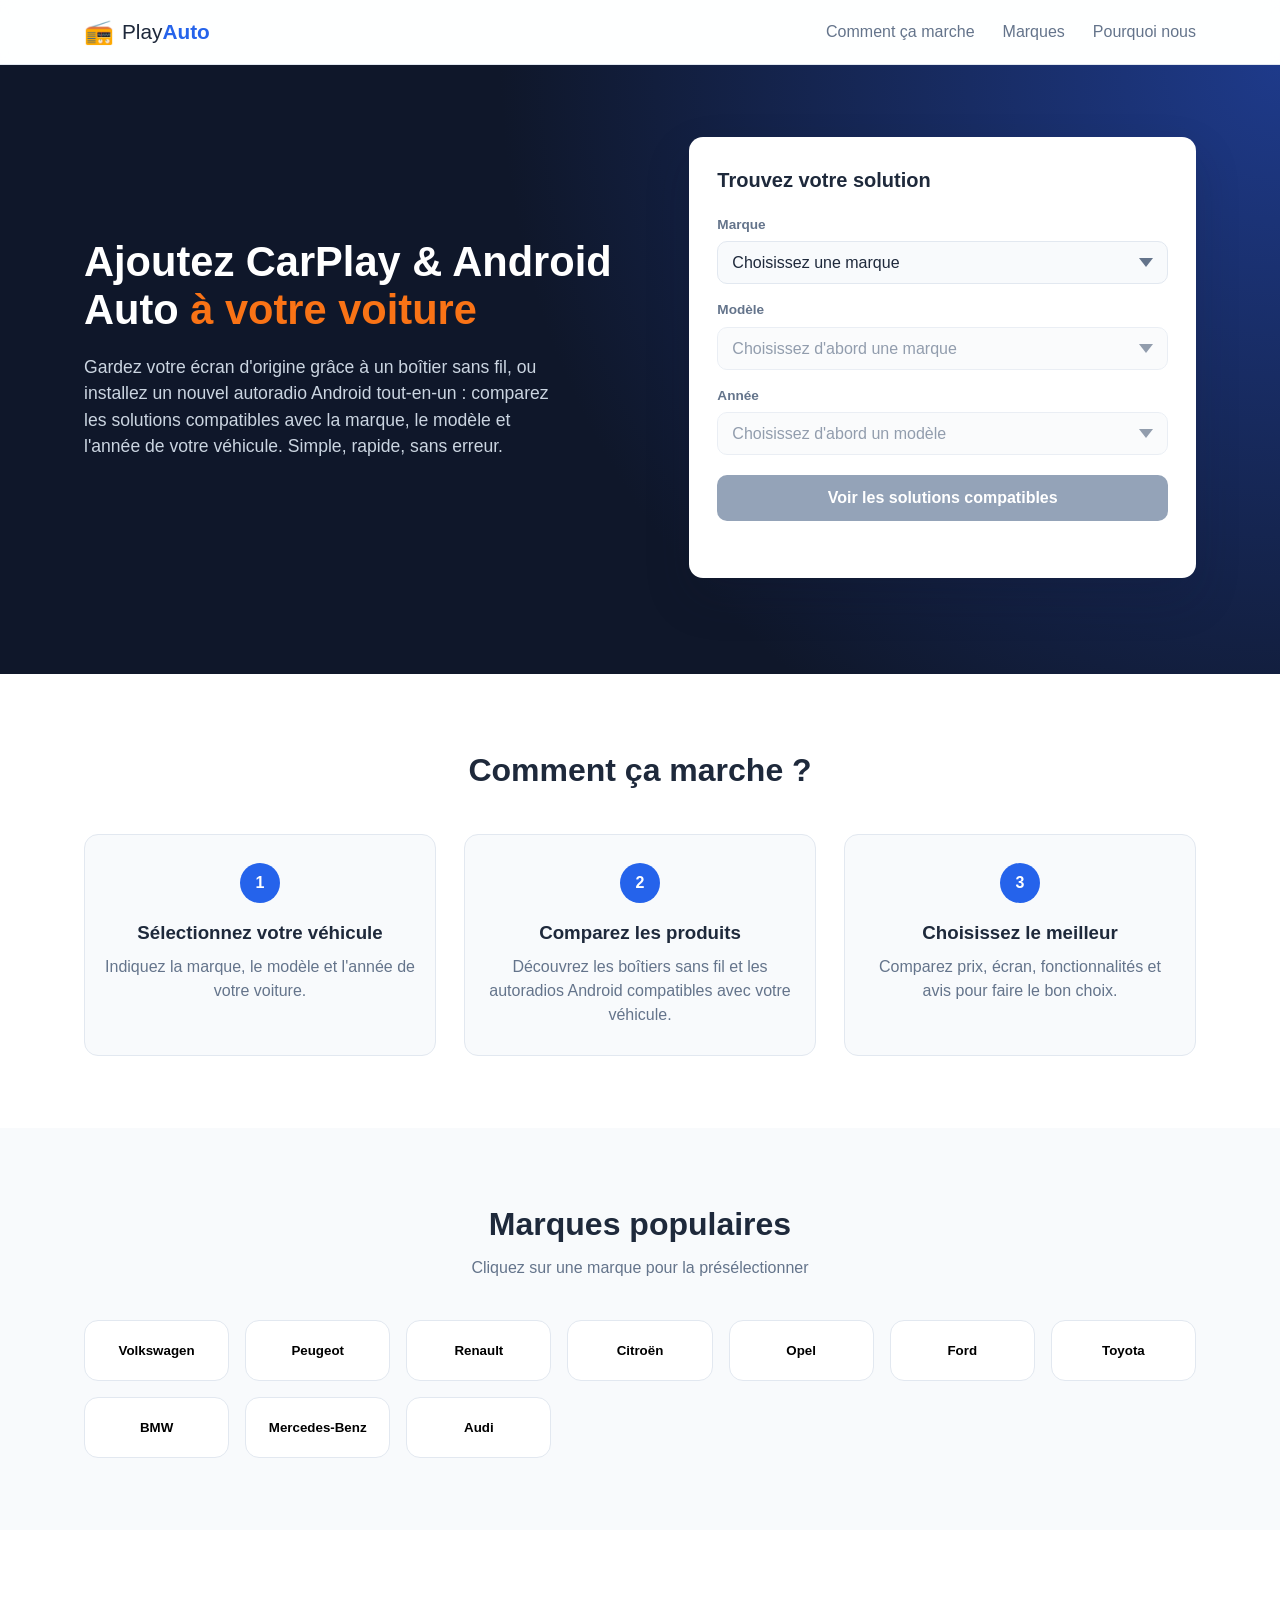
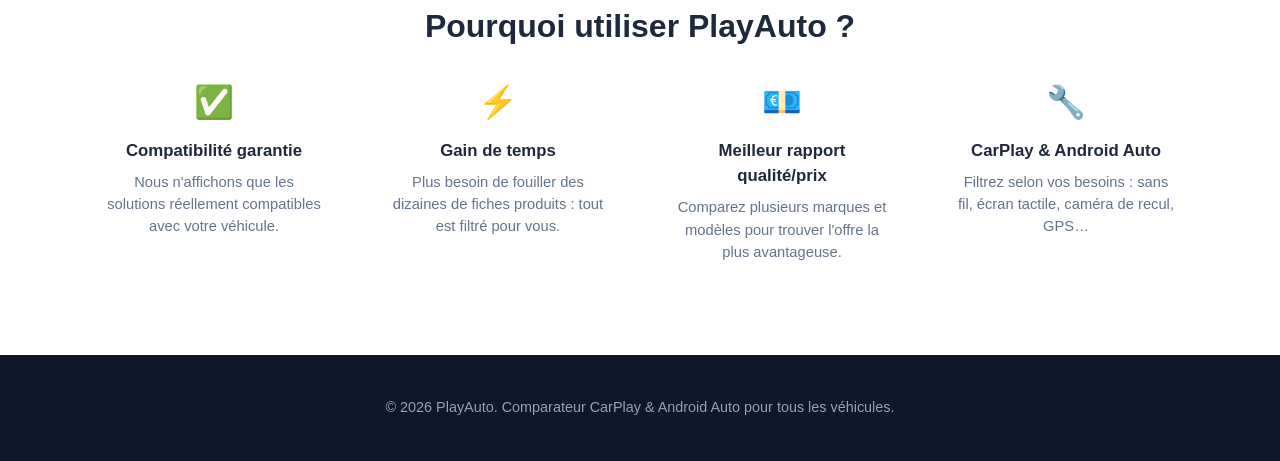
<file: index.html>
<!DOCTYPE html>
<html lang="fr">
<head>
  <meta charset="UTF-8">
  <meta name="viewport" content="width=device-width, initial-scale=1.0">
  <title>PlayAuto – Comparateur CarPlay & Android Auto</title>
  <meta name="description" content="Trouvez la solution CarPlay/Android Auto compatible avec votre véhicule : boîtier sans fil ou nouvel autoradio Android. Sélectionnez votre marque, modèle et année.">
  <link rel="stylesheet" href="css/style.css">
</head>
<body>

  <header class="site-header">
    <div class="container header-inner">
      <a href="index.html" class="logo">
        <span class="logo-icon">📻</span>
        <span>Play<strong>Auto</strong></span>
      </a>
      <nav class="main-nav">
        <a href="#comment-ca-marche">Comment ça marche</a>
        <a href="#marques">Marques</a>
        <a href="#pourquoi">Pourquoi nous</a>
      </nav>
    </div>
  </header>

  <main>
    <!-- HERO + SELECTEUR -->
    <section class="hero">
      <div class="container hero-inner">
        <div class="hero-text">
          <h1>Ajoutez CarPlay &amp; Android Auto <span class="accent">à votre voiture</span></h1>
          <p class="hero-subtitle">
            Gardez votre écran d'origine grâce à un boîtier sans fil, ou installez un nouvel
            autoradio Android tout-en-un : comparez les solutions compatibles avec la marque,
            le modèle et l'année de votre véhicule. Simple, rapide, sans erreur.
          </p>
        </div>

        <form id="vehicle-form" class="selector-card" autocomplete="off">
          <h2 class="selector-title">Trouvez votre solution</h2>

          <div class="field">
            <label for="brand-select">Marque</label>
            <select id="brand-select" required>
              <option value="" disabled selected>Choisissez une marque</option>
            </select>
          </div>

          <div class="field">
            <label for="model-select">Modèle</label>
            <select id="model-select" required disabled>
              <option value="" disabled selected>Choisissez d'abord une marque</option>
            </select>
          </div>

          <div class="field">
            <label for="year-select">Année</label>
            <select id="year-select" required disabled>
              <option value="" disabled selected>Choisissez d'abord un modèle</option>
            </select>
          </div>

          <button type="submit" class="btn-primary" id="submit-btn" disabled>
            Voir les solutions compatibles
          </button>
          <p class="form-hint" id="form-hint"></p>
        </form>
      </div>
    </section>

    <!-- COMMENT CA MARCHE -->
    <section id="comment-ca-marche" class="how-it-works">
      <div class="container">
        <h2 class="section-title">Comment ça marche ?</h2>
        <div class="steps">
          <div class="step">
            <div class="step-number">1</div>
            <h3>Sélectionnez votre véhicule</h3>
            <p>Indiquez la marque, le modèle et l'année de votre voiture.</p>
          </div>
          <div class="step">
            <div class="step-number">2</div>
            <h3>Comparez les produits</h3>
            <p>Découvrez les boîtiers sans fil et les autoradios Android compatibles avec votre véhicule.</p>
          </div>
          <div class="step">
            <div class="step-number">3</div>
            <h3>Choisissez le meilleur</h3>
            <p>Comparez prix, écran, fonctionnalités et avis pour faire le bon choix.</p>
          </div>
        </div>
      </div>
    </section>

    <!-- MARQUES POPULAIRES -->
    <section id="marques" class="brands">
      <div class="container">
        <h2 class="section-title">Marques populaires</h2>
        <p class="section-subtitle">Cliquez sur une marque pour la présélectionner</p>
        <div class="brand-grid" id="brand-grid"></div>
      </div>
    </section>

    <!-- POURQUOI NOUS -->
    <section id="pourquoi" class="why-us">
      <div class="container">
        <h2 class="section-title">Pourquoi utiliser PlayAuto ?</h2>
        <div class="feature-grid">
          <div class="feature">
            <span class="feature-icon">✅</span>
            <h3>Compatibilité garantie</h3>
            <p>Nous n'affichons que les solutions réellement compatibles avec votre véhicule.</p>
          </div>
          <div class="feature">
            <span class="feature-icon">⚡</span>
            <h3>Gain de temps</h3>
            <p>Plus besoin de fouiller des dizaines de fiches produits : tout est filtré pour vous.</p>
          </div>
          <div class="feature">
            <span class="feature-icon">💶</span>
            <h3>Meilleur rapport qualité/prix</h3>
            <p>Comparez plusieurs marques et modèles pour trouver l'offre la plus avantageuse.</p>
          </div>
          <div class="feature">
            <span class="feature-icon">🔧</span>
            <h3>CarPlay & Android Auto</h3>
            <p>Filtrez selon vos besoins : sans fil, écran tactile, caméra de recul, GPS…</p>
          </div>
        </div>
      </div>
    </section>
  </main>

  <footer class="site-footer">
    <div class="container">
      <p>&copy; <span id="year"></span> PlayAuto. Comparateur CarPlay & Android Auto pour tous les véhicules.</p>
    </div>
  </footer>

  <script src="js/data.js"></script>
  <script src="js/main.js"></script>
</body>
</html>
</file>
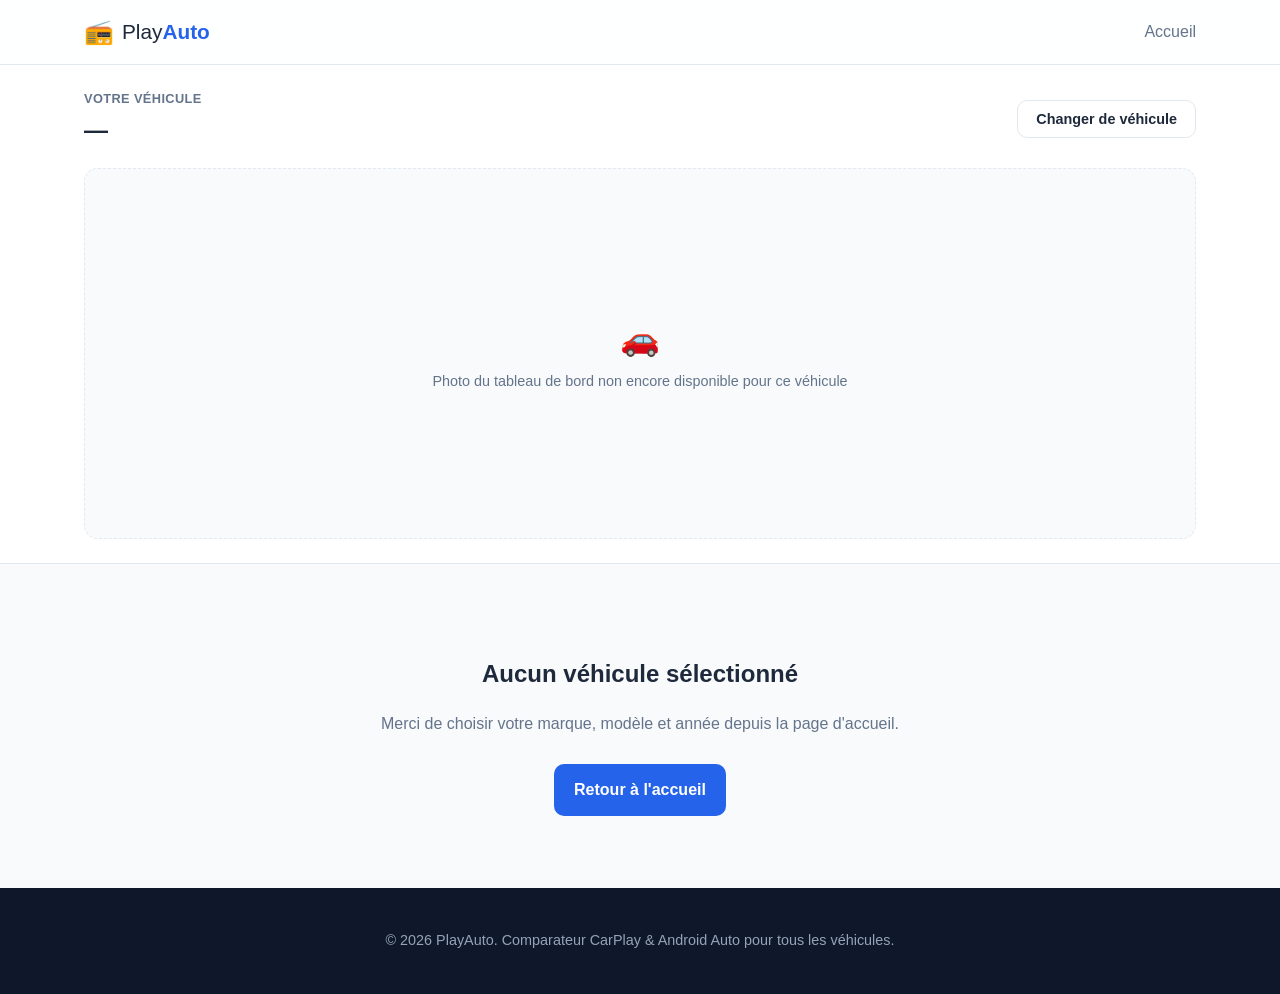
<file: resultats.html>
<!DOCTYPE html>
<html lang="fr">
<head>
  <meta charset="UTF-8">
  <meta name="viewport" content="width=device-width, initial-scale=1.0">
  <title>Résultats – PlayAuto</title>
  <meta name="description" content="Comparez les boîtiers CarPlay sans fil et les autoradios Android compatibles avec votre véhicule.">
  <link rel="stylesheet" href="css/style.css">
</head>
<body>

  <header class="site-header">
    <div class="container header-inner">
      <a href="index.html" class="logo">
        <span class="logo-icon">📻</span>
        <span>Play<strong>Auto</strong></span>
      </a>
      <nav class="main-nav">
        <a href="index.html">Accueil</a>
      </nav>
    </div>
  </header>

  <main>
    <!-- RECAP VEHICULE -->
    <section class="recap-bar">
      <div class="container">
        <div class="recap-inner">
          <div>
            <span class="recap-label">Votre véhicule</span>
            <h1 class="recap-vehicle" id="recap-vehicle">—</h1>
          </div>
          <button type="button" class="btn-secondary" id="change-vehicle-btn">Changer de véhicule</button>
        </div>

        <form id="vehicle-form" class="change-vehicle-panel" autocomplete="off" hidden>
          <div class="change-vehicle-grid">
            <div class="field">
              <label for="brand-select">Marque</label>
              <select id="brand-select" required>
                <option value="" disabled selected>Choisissez une marque</option>
              </select>
            </div>

            <div class="field">
              <label for="model-select">Modèle</label>
              <select id="model-select" required disabled>
                <option value="" disabled selected>Choisissez d'abord une marque</option>
              </select>
            </div>

            <div class="field">
              <label for="year-select">Année</label>
              <select id="year-select" required disabled>
                <option value="" disabled selected>Choisissez d'abord un modèle</option>
              </select>
            </div>
          </div>

          <button type="submit" class="btn-primary" id="submit-btn" disabled>
            Voir les solutions compatibles
          </button>
          <p class="form-hint" id="form-hint"></p>
        </form>

        <div class="dashboard-photo" id="dashboard-photo">
          <img id="dashboard-photo-img" alt="Tableau de bord du véhicule sélectionné" hidden>
          <div class="dashboard-photo-placeholder" id="dashboard-photo-placeholder">
            <span class="dashboard-photo-icon">🚗</span>
            <p>Photo du tableau de bord non encore disponible pour ce véhicule</p>
          </div>
        </div>
      </div>
    </section>

    <!-- ETAPE 1 : CHOIX DE LA SOLUTION -->
    <section class="choice-section" id="choice-section">
      <div class="container">
        <h2 class="section-title">Quelle solution vous convient ?</h2>
        <p class="section-subtitle">Choisissez comment profiter de CarPlay / Android Auto dans votre véhicule</p>

        <div class="choice-grid">
          <button type="button" class="choice-card" id="choice-dongle" data-mode="dongle">
            <span class="choice-icon">🖥️</span>
            <h3>Garder mon écran d'origine</h3>
            <p>Ajoutez CarPlay / Android Auto sans fil à votre écran d'origine grâce à un petit boîtier, sans rien changer visuellement.</p>
            <span class="compat-badge" id="compat-badge">Vérification…</span>
          </button>

          <button type="button" class="choice-card" id="choice-headunit" data-mode="headunit">
            <span class="choice-icon">📺</span>
            <h3>Remplacer mon autoradio / écran</h3>
            <p>Installez un nouvel écran tactile Android avec CarPlay &amp; Android Auto intégrés, plus grand et plus complet.</p>
            <span class="compat-badge compat-yes">✅ Compatible avec tous les véhicules</span>
          </button>
        </div>

        <p class="compat-note" id="compat-note" hidden></p>
      </div>
    </section>

    <!-- ETAPE 2 : PRODUITS -->
    <section class="products-section" id="products-section" hidden>
      <div class="container">
        <div class="products-header">
          <h2 class="section-title" id="products-title">Nos recommandations</h2>
          <div class="mode-toggle" id="mode-toggle">
            <button type="button" class="toggle-btn" data-mode="dongle">🔌 Boîtier sans fil</button>
            <button type="button" class="toggle-btn" data-mode="headunit">📺 Nouvel écran</button>
          </div>
        </div>

        <div class="podium" id="podium"></div>

        <div class="products-toolbar">
          <label for="sort-select">Trier par</label>
          <select id="sort-select">
            <option value="featured">Recommandé</option>
            <option value="price-asc">Prix croissant</option>
            <option value="price-desc">Prix décroissant</option>
            <option value="rating">Meilleures notes</option>
            <option value="delivery">Livraison la plus rapide</option>
          </select>
        </div>

        <div class="product-grid" id="product-grid"></div>
      </div>
    </section>

    <!-- CAS D'ERREUR (paramètres manquants) -->
    <section class="error-section" id="error-section" hidden>
      <div class="container" style="text-align:center;">
        <h1>Aucun véhicule sélectionné</h1>
        <p style="color: var(--color-text-light); margin: 16px 0 24px;">
          Merci de choisir votre marque, modèle et année depuis la page d'accueil.
        </p>
        <a href="index.html" class="btn-primary" style="display:inline-block; text-decoration:none;">
          Retour à l'accueil
        </a>
      </div>
    </section>
  </main>

  <footer class="site-footer">
    <div class="container">
      <p>&copy; <span id="year"></span> PlayAuto. Comparateur CarPlay &amp; Android Auto pour tous les véhicules.</p>
    </div>
  </footer>

  <script src="js/data.js"></script>
  <script src="js/compat.js"></script>
  <script src="js/products.js"></script>
  <script src="js/main.js"></script>
  <script src="js/results.js"></script>
</body>
</html>
</file>
<file: css/style.css>
:root {
  --color-bg: #0f172a;
  --color-bg-light: #f8fafc;
  --color-primary: #2563eb;
  --color-primary-dark: #1d4ed8;
  --color-accent: #f97316;
  --color-text: #1e293b;
  --color-text-light: #64748b;
  --color-border: #e2e8f0;
  --color-white: #ffffff;
  --color-success: #16a34a;
  --color-success-bg: #f0fdf4;
  --color-danger: #dc2626;
  --color-danger-bg: #fef2f2;
  --color-warning: #b45309;
  --color-warning-bg: #fffbeb;
  --radius: 14px;
  --shadow: 0 10px 30px rgba(15, 23, 42, 0.08);
  --shadow-lg: 0 20px 45px rgba(15, 23, 42, 0.18);
  --max-width: 1160px;
}

* {
  box-sizing: border-box;
}

html {
  scroll-behavior: smooth;
}

body {
  margin: 0;
  font-family: "Segoe UI", Roboto, Helvetica, Arial, sans-serif;
  color: var(--color-text);
  background: var(--color-bg-light);
  line-height: 1.5;
}

.container {
  max-width: var(--max-width);
  margin: 0 auto;
  padding: 0 24px;
}

a {
  color: inherit;
  text-decoration: none;
}

/* ---------- HEADER ---------- */
.site-header {
  position: sticky;
  top: 0;
  z-index: 50;
  background: rgba(255, 255, 255, 0.85);
  backdrop-filter: blur(8px);
  border-bottom: 1px solid var(--color-border);
}

.header-inner {
  display: flex;
  align-items: center;
  justify-content: space-between;
  padding-top: 14px;
  padding-bottom: 14px;
}

.logo {
  display: flex;
  align-items: center;
  gap: 8px;
  font-size: 1.3rem;
  color: var(--color-text);
}

.logo strong {
  color: var(--color-primary);
}

.logo-icon {
  font-size: 1.5rem;
}

.main-nav {
  display: flex;
  gap: 28px;
}

.main-nav a {
  font-weight: 500;
  color: var(--color-text-light);
  transition: color 0.2s;
}

.main-nav a:hover {
  color: var(--color-primary);
}

/* ---------- HERO ---------- */
.hero {
  background: radial-gradient(circle at top right, #1e3a8a 0%, #0f172a 55%, #0f172a 100%);
  color: var(--color-white);
  padding: 72px 0 96px;
}

.hero-inner {
  display: grid;
  grid-template-columns: 1.1fr 1fr;
  gap: 48px;
  align-items: center;
}

.hero-text h1 {
  font-size: 2.6rem;
  line-height: 1.15;
  margin: 0 0 20px;
}

.accent {
  color: var(--color-accent);
}

.hero-subtitle {
  font-size: 1.1rem;
  color: #cbd5e1;
  max-width: 480px;
}

/* ---------- SELECTOR CARD ---------- */
.selector-card {
  background: var(--color-white);
  color: var(--color-text);
  border-radius: var(--radius);
  padding: 28px;
  box-shadow: var(--shadow-lg);
  display: flex;
  flex-direction: column;
  gap: 16px;
}

.selector-title {
  margin: 0 0 4px;
  font-size: 1.25rem;
}

.field {
  display: flex;
  flex-direction: column;
  gap: 6px;
}

.field label {
  font-size: 0.85rem;
  font-weight: 600;
  color: var(--color-text-light);
}

.field select {
  padding: 12px 14px;
  border-radius: 10px;
  border: 1.5px solid var(--color-border);
  font-size: 1rem;
  background: var(--color-bg-light);
  color: var(--color-text);
  appearance: none;
  background-image: url("data:image/svg+xml,%3Csvg xmlns='http://www.w3.org/2000/svg' width='14' height='9' viewBox='0 0 14 9'%3E%3Cpath fill='%2364748b' d='M7 9 0 0h14z'/%3E%3C/svg%3E");
  background-repeat: no-repeat;
  background-position: right 14px center;
  transition: border-color 0.2s;
}

.field select:focus {
  outline: none;
  border-color: var(--color-primary);
}

.field select:disabled {
  color: var(--color-text-light);
  cursor: not-allowed;
  opacity: 0.7;
}

.btn-primary {
  margin-top: 4px;
  padding: 14px 20px;
  border: none;
  border-radius: 10px;
  background: var(--color-primary);
  color: var(--color-white);
  font-size: 1rem;
  font-weight: 600;
  cursor: pointer;
  transition: background 0.2s, transform 0.1s;
}

.btn-primary:hover:not(:disabled) {
  background: var(--color-primary-dark);
}

.btn-primary:active:not(:disabled) {
  transform: scale(0.99);
}

.btn-primary:disabled {
  background: #94a3b8;
  cursor: not-allowed;
}

.btn-primary.btn-sm {
  padding: 10px 16px;
  font-size: 0.9rem;
  width: 100%;
}

.btn-secondary {
  padding: 10px 18px;
  border-radius: 10px;
  border: 1.5px solid var(--color-border);
  background: var(--color-white);
  color: var(--color-text);
  font-weight: 600;
  font-size: 0.9rem;
  white-space: nowrap;
  transition: border-color 0.2s, color 0.2s;
}

.btn-secondary:hover {
  border-color: var(--color-primary);
  color: var(--color-primary);
}

.form-hint {
  margin: 0;
  font-size: 0.8rem;
  color: var(--color-text-light);
  min-height: 1em;
}

/* ---------- SECTIONS COMMUNES ---------- */
section {
  padding: 72px 0;
}

.section-title {
  text-align: center;
  font-size: 2rem;
  margin: 0 0 8px;
}

.section-subtitle {
  text-align: center;
  color: var(--color-text-light);
  margin: 0 0 40px;
}

/* ---------- HOW IT WORKS ---------- */
.how-it-works {
  background: var(--color-white);
}

.steps {
  display: grid;
  grid-template-columns: repeat(3, 1fr);
  gap: 28px;
  margin-top: 40px;
}

.step {
  text-align: center;
  padding: 28px 20px;
  border-radius: var(--radius);
  background: var(--color-bg-light);
  border: 1px solid var(--color-border);
}

.step-number {
  width: 40px;
  height: 40px;
  margin: 0 auto 16px;
  border-radius: 50%;
  background: var(--color-primary);
  color: var(--color-white);
  display: flex;
  align-items: center;
  justify-content: center;
  font-weight: 700;
}

.step h3 {
  margin: 0 0 8px;
}

.step p {
  color: var(--color-text-light);
  margin: 0;
}

/* ---------- BRANDS ---------- */
.brands {
  background: var(--color-bg-light);
}

.brand-grid {
  display: grid;
  grid-template-columns: repeat(auto-fill, minmax(140px, 1fr));
  gap: 16px;
}

.brand-card {
  background: var(--color-white);
  border: 1.5px solid var(--color-border);
  border-radius: var(--radius);
  padding: 22px 12px;
  text-align: center;
  cursor: pointer;
  font-weight: 600;
  transition: border-color 0.2s, transform 0.15s, box-shadow 0.2s;
}

.brand-card:hover {
  border-color: var(--color-primary);
  transform: translateY(-3px);
  box-shadow: var(--shadow);
}

/* ---------- WHY US ---------- */
.why-us {
  background: var(--color-white);
}

.feature-grid {
  display: grid;
  grid-template-columns: repeat(4, 1fr);
  gap: 24px;
}

.feature {
  text-align: center;
  padding: 20px;
}

.feature-icon {
  font-size: 2rem;
  display: block;
  margin-bottom: 12px;
}

.feature h3 {
  margin: 0 0 8px;
  font-size: 1.05rem;
}

.feature p {
  color: var(--color-text-light);
  margin: 0;
  font-size: 0.92rem;
}

/* ---------- FOOTER ---------- */
.site-footer {
  background: var(--color-bg);
  color: #94a3b8;
  padding: 28px 0;
  text-align: center;
  font-size: 0.9rem;
}

/* ---------- RECAP BAR (résultats) ---------- */
.recap-bar {
  background: var(--color-white);
  border-bottom: 1px solid var(--color-border);
  padding: 24px 0;
}

.recap-inner {
  display: flex;
  align-items: center;
  justify-content: space-between;
  gap: 16px;
  flex-wrap: wrap;
}

.recap-label {
  display: block;
  font-size: 0.8rem;
  font-weight: 600;
  color: var(--color-text-light);
  text-transform: uppercase;
  letter-spacing: 0.03em;
}

.recap-vehicle {
  margin: 4px 0 0;
  font-size: 1.5rem;
}

.dashboard-photo {
  position: relative;
  width: 100%;
  aspect-ratio: 3 / 1;
  margin-top: 20px;
  border-radius: var(--radius);
  overflow: hidden;
  background: var(--color-bg-light);
  border: 1px dashed var(--color-border);
}

.dashboard-photo img {
  width: 100%;
  height: 100%;
  object-fit: cover;
  display: block;
}

.dashboard-photo img[hidden] {
  display: none;
}

.dashboard-photo-placeholder {
  position: absolute;
  inset: 0;
  display: flex;
  flex-direction: column;
  align-items: center;
  justify-content: center;
  gap: 8px;
  padding: 20px;
  text-align: center;
  color: var(--color-text-light);
}

.dashboard-photo-placeholder[hidden] {
  display: none;
}

.dashboard-photo-icon {
  font-size: 2rem;
}

.dashboard-photo-placeholder p {
  margin: 0;
  font-size: 0.9rem;
}

.change-vehicle-panel {
  margin-top: 20px;
  padding: 20px;
  background: var(--color-bg-light);
  border: 1px solid var(--color-border);
  border-radius: var(--radius);
  display: flex;
  flex-direction: column;
  gap: 16px;
}

.change-vehicle-panel[hidden] {
  display: none;
}

.change-vehicle-grid {
  display: grid;
  grid-template-columns: repeat(3, 1fr);
  gap: 16px;
}

/* ---------- CHOIX (résultats) ---------- */
.choice-section {
  background: var(--color-bg-light);
}

.choice-grid {
  display: grid;
  grid-template-columns: 1fr 1fr;
  gap: 24px;
  margin-top: 8px;
}

.choice-card {
  background: var(--color-white);
  border: 2px solid var(--color-border);
  border-radius: var(--radius);
  padding: 28px;
  text-align: left;
  cursor: pointer;
  font-family: inherit;
  color: var(--color-text);
  display: flex;
  flex-direction: column;
  gap: 10px;
  transition: border-color 0.2s, box-shadow 0.2s, transform 0.15s;
}

.choice-card:hover:not(:disabled) {
  border-color: var(--color-primary);
  box-shadow: var(--shadow);
  transform: translateY(-2px);
}

.choice-card--active {
  border-color: var(--color-primary);
  box-shadow: var(--shadow);
}

.choice-card--disabled {
  opacity: 0.6;
  cursor: not-allowed;
}

.choice-icon {
  font-size: 2rem;
}

.choice-card h3 {
  margin: 0;
  font-size: 1.15rem;
}

.choice-card p {
  margin: 0;
  color: var(--color-text-light);
  font-size: 0.95rem;
  flex: 1;
}

.compat-badge {
  display: inline-block;
  align-self: flex-start;
  padding: 6px 12px;
  border-radius: 999px;
  font-size: 0.82rem;
  font-weight: 600;
  background: var(--color-border);
  color: var(--color-text-light);
}

.compat-badge.compat-yes {
  background: var(--color-success-bg);
  color: var(--color-success);
}

.compat-badge.compat-no {
  background: var(--color-danger-bg);
  color: var(--color-danger);
}

.compat-badge.compat-unknown {
  background: var(--color-warning-bg);
  color: var(--color-warning);
}

.compat-note {
  max-width: 760px;
  margin: 24px auto 0;
  padding: 14px 18px;
  border-radius: 10px;
  font-size: 0.9rem;
  text-align: left;
}

.compat-note--no {
  background: var(--color-danger-bg);
  color: var(--color-danger);
}

.compat-note--unknown {
  background: var(--color-warning-bg);
  color: var(--color-warning);
}

/* ---------- PRODUITS (résultats) ---------- */
.products-section {
  background: var(--color-white);
}

.products-header {
  display: flex;
  align-items: center;
  justify-content: space-between;
  gap: 16px;
  flex-wrap: wrap;
  margin-bottom: 32px;
}

.products-header .section-title {
  margin: 0;
  text-align: left;
}

.mode-toggle {
  display: flex;
  background: var(--color-bg-light);
  border: 1px solid var(--color-border);
  border-radius: 999px;
  padding: 4px;
  gap: 4px;
}

.toggle-btn {
  border: none;
  background: transparent;
  padding: 8px 16px;
  border-radius: 999px;
  font-size: 0.88rem;
  font-weight: 600;
  color: var(--color-text-light);
  cursor: pointer;
  font-family: inherit;
  transition: background 0.2s, color 0.2s;
}

.toggle-btn--active {
  background: var(--color-primary);
  color: var(--color-white);
}

.podium {
  display: grid;
  grid-template-columns: repeat(3, 1fr);
  gap: 20px;
  margin-bottom: 40px;
}

.products-toolbar {
  display: flex;
  align-items: center;
  gap: 10px;
  margin-bottom: 20px;
  font-size: 0.9rem;
  color: var(--color-text-light);
}

.products-toolbar select {
  padding: 8px 12px;
  border-radius: 8px;
  border: 1.5px solid var(--color-border);
  font-size: 0.9rem;
  background: var(--color-white);
  color: var(--color-text);
}

.product-grid {
  display: grid;
  grid-template-columns: repeat(auto-fill, minmax(240px, 1fr));
  gap: 20px;
}

.product-card {
  position: relative;
  background: var(--color-white);
  border: 1.5px solid var(--color-border);
  border-radius: var(--radius);
  padding: 24px 20px 20px;
  display: flex;
  flex-direction: column;
  gap: 10px;
}

.product-card--featured {
  border-color: var(--color-primary);
  box-shadow: var(--shadow);
}

.product-ribbon {
  position: absolute;
  top: -12px;
  left: 16px;
  background: var(--color-primary);
  color: var(--color-white);
  font-size: 0.78rem;
  font-weight: 700;
  padding: 5px 12px;
  border-radius: 999px;
  box-shadow: var(--shadow);
}

.product-icon {
  font-size: 1.8rem;
}

.product-name {
  margin: 0;
  font-size: 1.05rem;
}

.product-screen {
  display: inline-block;
  width: fit-content;
  font-size: 0.78rem;
  font-weight: 600;
  color: var(--color-primary);
  background: #eff6ff;
  padding: 3px 10px;
  border-radius: 999px;
}

.product-rating {
  display: flex;
  align-items: center;
  gap: 8px;
  font-size: 0.85rem;
  color: var(--color-text-light);
}

.stars {
  color: var(--color-accent);
  letter-spacing: 1px;
}

.product-features {
  margin: 0;
  padding-left: 18px;
  font-size: 0.85rem;
  color: var(--color-text-light);
  flex: 1;
}

.product-features li {
  margin-bottom: 4px;
}

.product-footer {
  display: flex;
  flex-direction: column;
  gap: 10px;
  padding-top: 8px;
  border-top: 1px solid var(--color-border);
}

.product-meta {
  display: flex;
  align-items: center;
  justify-content: space-between;
}

.product-price {
  font-size: 1.3rem;
  font-weight: 700;
  color: var(--color-text);
}

.product-delivery {
  font-size: 0.8rem;
  color: var(--color-text-light);
}

/* ---------- RESPONSIVE ---------- */
@media (max-width: 900px) {
  .hero-inner {
    grid-template-columns: 1fr;
  }

  .steps,
  .feature-grid {
    grid-template-columns: repeat(2, 1fr);
  }

  .podium {
    grid-template-columns: 1fr;
  }
}

@media (max-width: 560px) {
  .hero {
    padding: 48px 0 64px;
  }

  .hero-text h1 {
    font-size: 2rem;
  }

  .steps,
  .feature-grid {
    grid-template-columns: 1fr;
  }

  .main-nav {
    display: none;
  }

  .choice-grid {
    grid-template-columns: 1fr;
  }

  .recap-inner {
    flex-direction: column;
    align-items: flex-start;
  }

  .change-vehicle-grid {
    grid-template-columns: 1fr;
  }

  .products-header {
    flex-direction: column;
    align-items: flex-start;
  }
}
</file>
